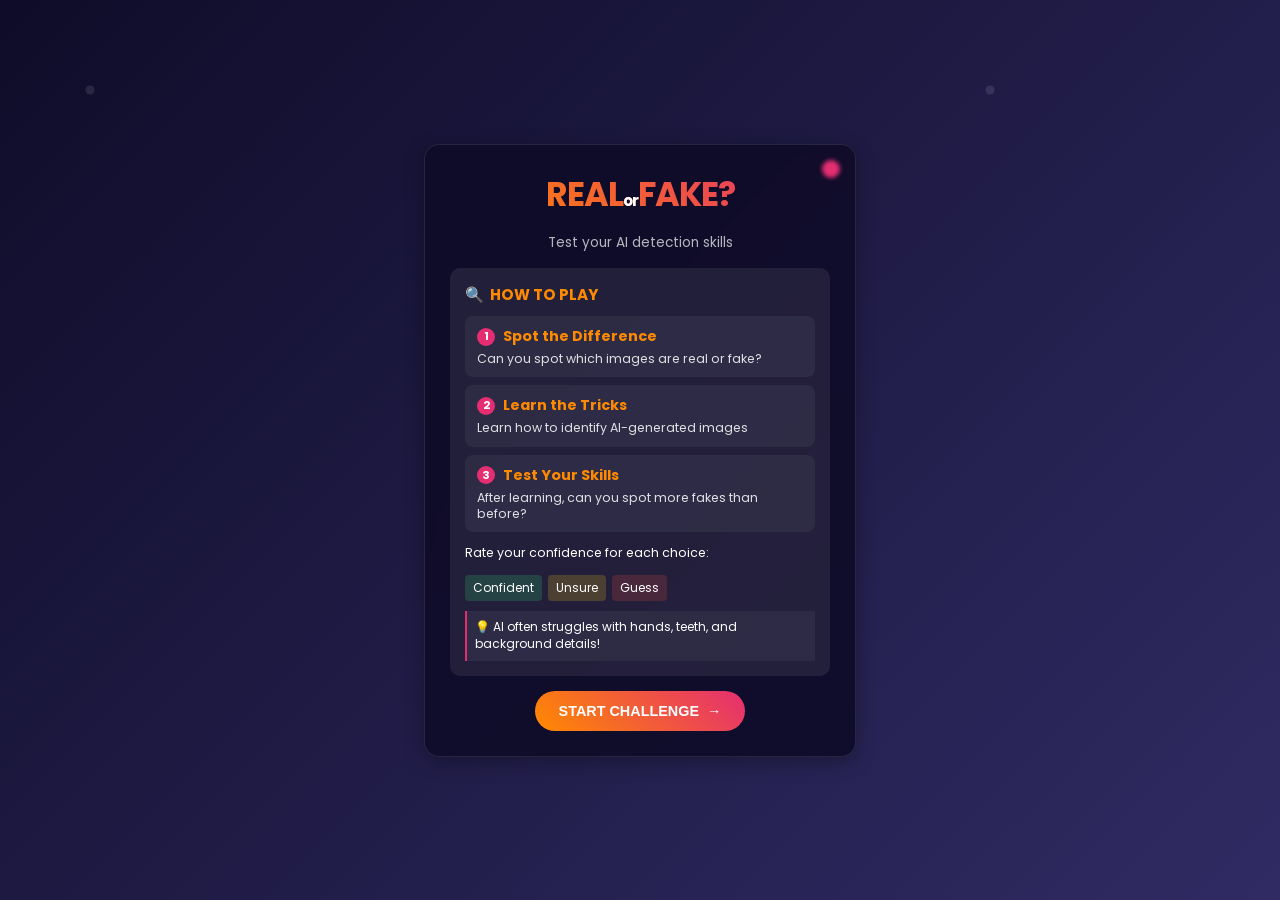
<file: index.html>
<!DOCTYPE html>
<html lang="en">
<head>
  <meta charset="UTF-8">
  <meta name="viewport" content="width=device-width, initial-scale=1.0">
  <title>Real or Fake? AI Challenge</title>
  <link href="https://fonts.googleapis.com/css2?family=Poppins:wght@400;600;700&display=swap" rel="stylesheet">
  <link rel="stylesheet" href="https://cdnjs.cloudflare.com/ajax/libs/animate.css/4.1.1/animate.min.css">
  <link rel="stylesheet" href="style.css">
</head>
<body>
  <div class="particles"></div>
  <div class="container animate__animated animate__fadeIn">
    <div class="title-box">
      <h1 class="animate__animated animate__bounceIn">REAL<span>or</span>FAKE?</h1>
      <div class="pulse-circle"></div>
    </div>
    
    <p class="subtitle">Test your AI detection skills</p>
    
    <div class="instructions">
      <h2><span class="icon">🔍</span> HOW TO PLAY</h2>
      <div class="game-phases">
        <div class="phase">
          <h3><span class="phase-number">1</span> Spot the Difference</h3>
          <p>Can you spot which images are real or fake?</p>
        </div>
        
        <div class="phase">
          <h3><span class="phase-number">2</span> Learn the Tricks</h3>
          <p>Learn how to identify AI-generated images</p>
        </div>
        
        <div class="phase">
          <h3><span class="phase-number">3</span> Test Your Skills</h3>
          <p>After learning, can you spot more fakes than before?</p>
        </div>
      </div>
      
      <div class="confidence-instruction">
        <p>Rate your confidence for each choice:</p>
        <div class="confidence-levels">
          <span class="confidence confident">Confident</span>
          <span class="confidence unsure">Unsure</span>
          <span class="confidence not-confident">Guess</span>
        </div>
      </div>
      
      <div class="tip-box">
        <p class="tip">💡 AI often struggles with hands, teeth, and background details!</p>
      </div>
    </div>
    
    <button id="start-btn" class="glow-on-hover">
      <span class="btn-text">START CHALLENGE</span>
      <span class="btn-arrow">→</span>
    </button>
  </div>

  <script src="script.js"></script>
</body>
</html>
</file>
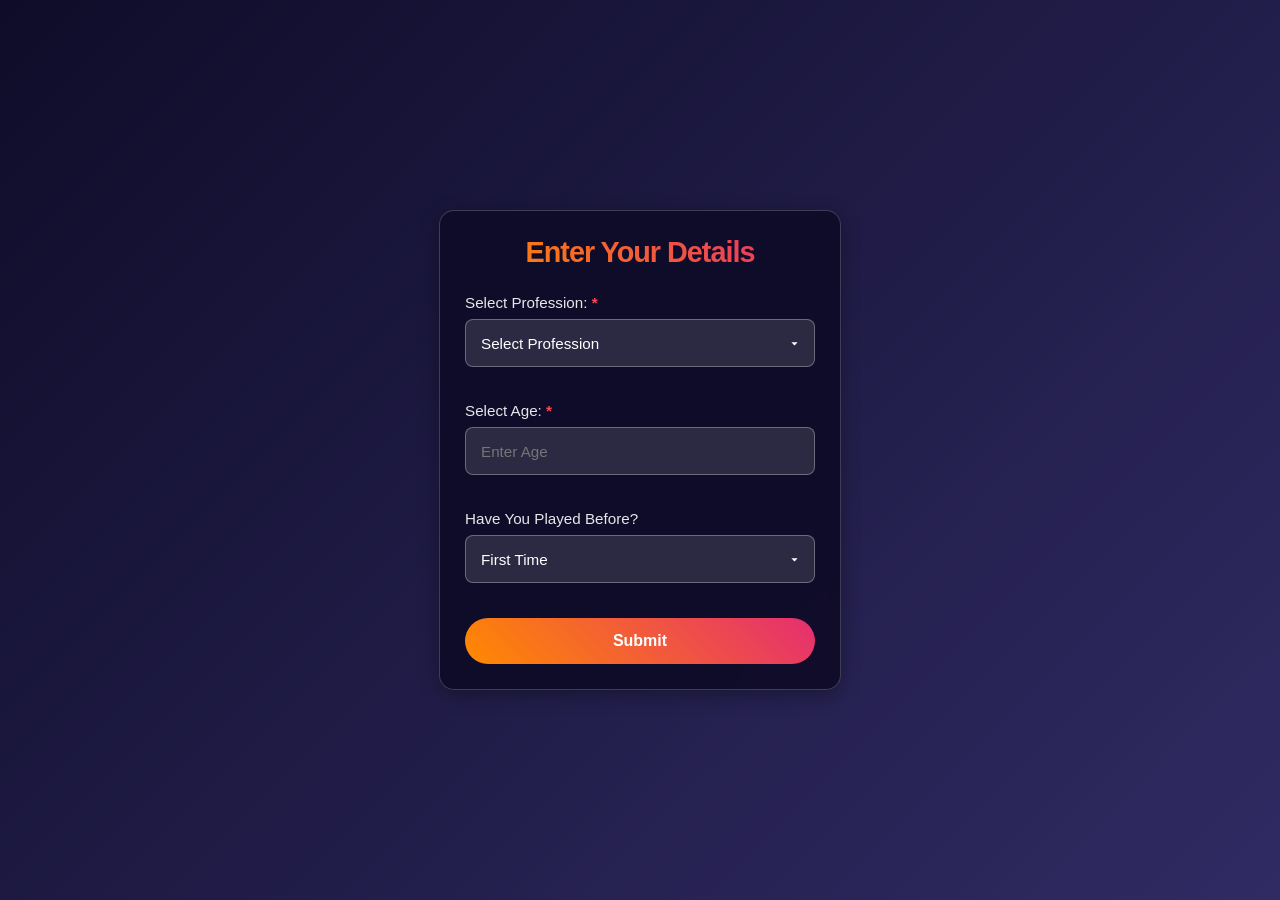
<file: form.html>
<!DOCTYPE html>
<html lang="en">
<head>
    <meta charset="UTF-8">
    <meta name="viewport" content="width=device-width, initial-scale=1.0">
    <title>Player Registration</title>
    <link rel="stylesheet" href="form-style.css">
</head>
<body>
    <div class="form-container">
        <h2>Enter Your Details</h2>

        <label for="profession">Select Profession: <span class="required">*</span></label>
        <select id="profession" required>
            <option value="">Select Profession</option>
            <option value="student">Student</option>
            <option value="engineer">Engineer</option>
            <option value="doctor">Doctor</option>
            <option value="teacher">Teacher</option>
            <option value="developer">Developer</option>
            <option value="designer">Designer</option>
            <option value="accountant">Accountant</option>
            <option value="nurse">Nurse</option>
            <option value="lawyer">Lawyer</option>
            <option value="artist">Artist</option>
            <option value="Other">Other</option>
        </select>

        <label for="age">Select Age: <span class="required">*</span></label>
        <input type="number" id="age" min="10" max="100" placeholder="Enter Age" required>

        <label for="status">Have You Played Before?</label>
        <select id="status">
            <option value="first-time">First Time</option>
            <option value="played-before">Already Played</option>
        </select>

        <button type="submit" id="submit-btn">Submit</button>
    </div>

    <script src="form-validation.js"></script>
</body>
</html>
</file>
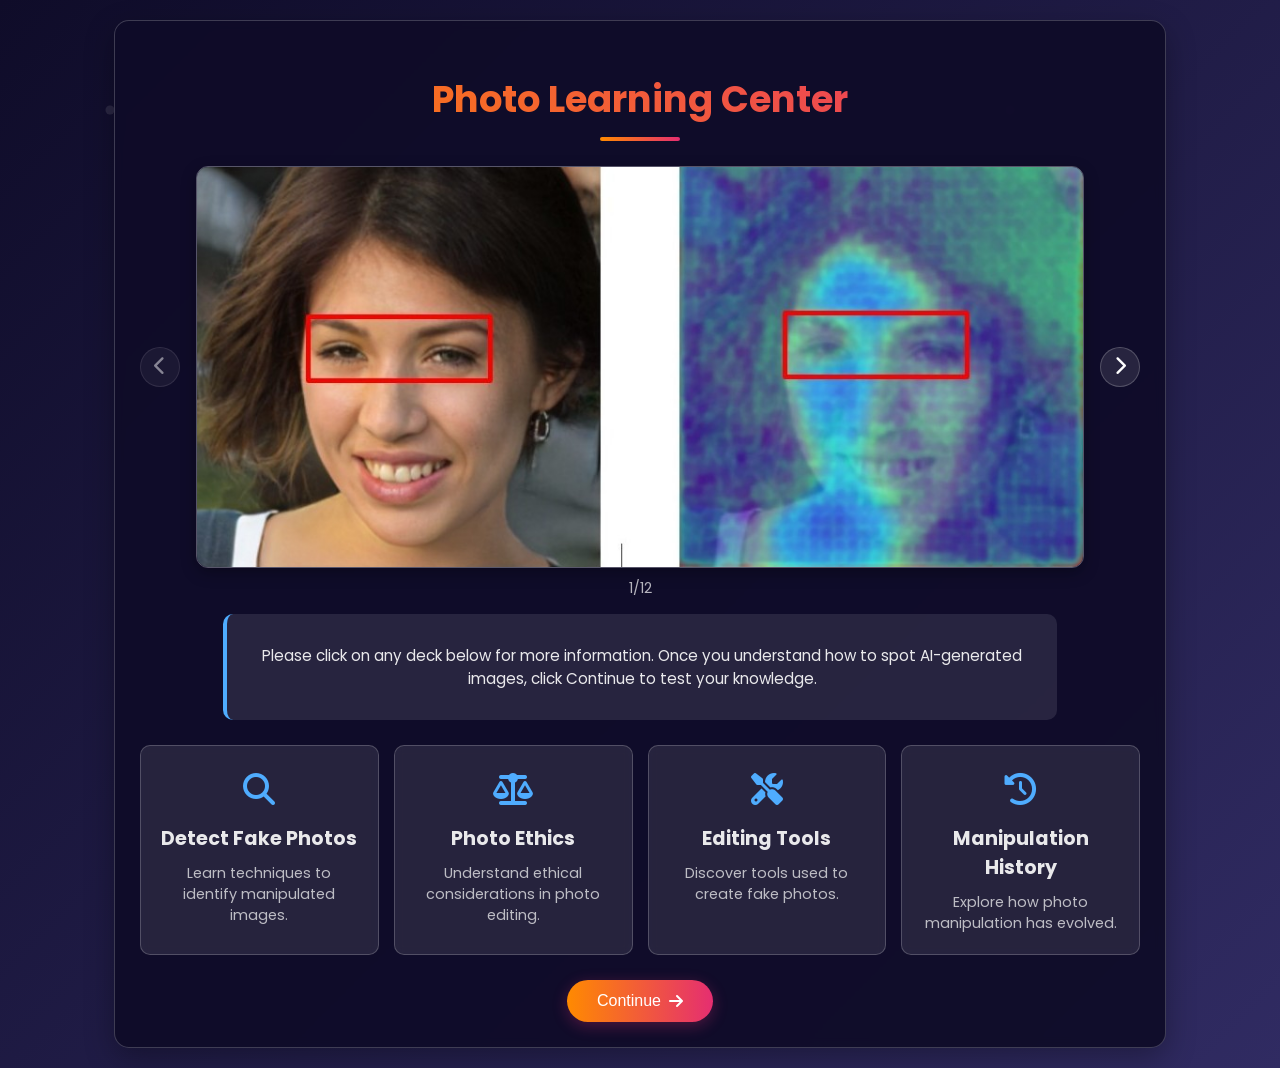
<file: photo-learning.html>
<!DOCTYPE html>
<html lang="en">
<head>
  <meta charset="UTF-8">
  <meta name="viewport" content="width=device-width, initial-scale=1.0">
  <title>Learn About Photos</title>
  <link rel="stylesheet" href="photo-learning.css">
  <link href="https://fonts.googleapis.com/css2?family=Poppins:wght@300;400;500;600;700&display=swap" rel="stylesheet">
  <link rel="stylesheet" href="https://cdnjs.cloudflare.com/ajax/libs/font-awesome/6.4.0/css/all.min.css">
</head>
<body>
  <div class="background-animation"></div>
  <div class="container">
    <h1>Photo Learning Center</h1>
    
    <div class="image-viewer">
      <div class="image-container">
        <button class="nav-btn" id="prev-btn"><i class="fas fa-chevron-left"></i></button>
        <div class="image-wrapper">
          <img id="featured-image" src="LearningFakeImage/1.jpg" alt="Learning Image">
        </div>
        <button class="nav-btn" id="next-btn"><i class="fas fa-chevron-right"></i></button>
      </div>
      <div class="image-counter" id="image-counter">1/12</div>
    </div>

    <div class="info-line">
      <p>Please click on any deck below for more information. Once you understand how to spot AI-generated images, click Continue to test your knowledge.</p>
    </div>
    
    <div class="learning-options">
      <div class="option-card" data-topic="detection">
        <div class="card-icon"><i class="fas fa-search"></i></div>
        <h3>Detect Fake Photos</h3>
        <p>Learn techniques to identify manipulated images.</p>
      </div>
      
      <div class="option-card" data-topic="ethics">
        <div class="card-icon"><i class="fas fa-balance-scale"></i></div>
        <h3>Photo Ethics</h3>
        <p>Understand ethical considerations in photo editing.</p>
      </div>
      
      <div class="option-card" data-topic="tools">
        <div class="card-icon"><i class="fas fa-tools"></i></div>
        <h3>Editing Tools</h3>
        <p>Discover tools used to create fake photos.</p>
      </div>
      
      <div class="option-card" data-topic="history">
        <div class="card-icon"><i class="fas fa-history"></i></div>
        <h3>Manipulation History</h3>
        <p>Explore how photo manipulation has evolved.</p>
      </div>
    </div>
    
    <div id="detection-info" class="info-section">
      <h2><i class="fas fa-search"></i> How to Detect Fake Photos</h2>
      <p>Here are some techniques to help identify manipulated images:</p>
      <ul>
        <li><strong>Check the edges:</strong> Look for blurry or irregular edges around objects.</li>
        <li><strong>Examine shadows:</strong> Inconsistent shadow directions can reveal manipulation.</li>
        <li><strong>Look for pixelation:</strong> Areas that have been edited might show unusual pixel patterns.</li>
        <li><strong>Check metadata:</strong> Image metadata can sometimes reveal editing software used.</li>
        <li><strong>Reverse image search:</strong> Search for the image online to find original versions.</li>
      </ul>
    </div>
    
    <div id="ethics-info" class="info-section">
      <h2><i class="fas fa-balance-scale"></i> Photo Ethics</h2>
      <p>Photo manipulation raises important ethical questions:</p>
      <ul>
        <li><strong>Journalism:</strong> News photos should never be manipulated in ways that change their meaning.</li>
        <li><strong>Advertising:</strong> Many countries have regulations about digital alterations.</li>
        <li><strong>Social media:</strong> Filters and edits can create unrealistic beauty standards.</li>
        <li><strong>Historical photos:</strong> Altering historical images can distort our understanding of the past.</li>
      </ul>
    </div>
    
    <div id="tools-info" class="info-section">
      <h2><i class="fas fa-tools"></i> Common Editing Tools</h2>
      <p>These are some of the most frequently used tools for photo manipulation:</p>
      <ul>
        <li><strong>Adobe Photoshop:</strong> The industry standard for professional image editing.</li>
        <li><strong>GIMP:</strong> A free and open-source alternative to Photoshop.</li>
        <li><strong>FaceApp:</strong> Specializes in facial transformations and aging effects.</li>
        <li><strong>Deepfake software:</strong> Uses AI to create realistic face swaps in videos.</li>
        <li><strong>Lightroom:</strong> Primarily for color correction but can be used for manipulation.</li>
      </ul>
    </div>
    
    <div id="history-info" class="info-section">
      <h2><i class="fas fa-history"></i> History of Photo Manipulation</h2>
      <p>Photo manipulation is nearly as old as photography itself:</p>
      <ul>
        <li><strong>1800s:</strong> Early photographers created "spirit photos" by combining negatives.</li>
        <li><strong>1920s-30s:</strong> Stalin's regime altered photos to remove purged officials.</li>
        <li><strong>1980s:</strong> Digital editing began with programs like Photoshop.</li>
        <li><strong>2000s:</strong> Social media made photo filters widely accessible.</li>
        <li><strong>2010s-present:</strong> AI-powered tools made manipulation more sophisticated.</li>
      </ul>
    </div>
    
    <button class="back-btn" id="back-btn">Continue <i class="fas fa-arrow-right"></i></button>
  </div>

  <script src="photo-learning.js"></script>
</body>
</html>
</file>
<file: style.css>
/* Base Styles */
body {
  font-family: 'Poppins', sans-serif;
  text-align: center;
  background: linear-gradient(135deg, #0f0c29, #302b63);
  height: 100vh;
  margin: 0;
  display: flex;
  justify-content: center;
  align-items: center;
  overflow: hidden;
  color: #fff;
}

.particles {
  position: absolute;
  width: 100%;
  height: 100%;
  background: url('data:image/svg+xml;utf8,<svg xmlns="http://www.w3.org/2000/svg" viewBox="0 0 100 100"><circle cx="10" cy="10" r="0.5" fill="rgba(255,255,255,0.1)"/></svg>');
  z-index: -1;
}

/* Container */
.container {
  background: rgba(15, 12, 41, 0.9);
  backdrop-filter: blur(5px);
  padding: 25px;
  border-radius: 15px;
  width: 90%;
  max-width: 380px;
  box-shadow: 0 5px 20px rgba(0, 0, 0, 0.3);
  border: 1px solid rgba(255, 255, 255, 0.1);
}

/* Title */
.title-box {
  position: relative;
  margin-bottom: 10px;
}

h1 {
  font-size: 2.1rem;
  margin: 0;
  background: linear-gradient(45deg, #ff8a00, #e52e71);
  -webkit-background-clip: text;
  background-clip: text;
  color: transparent;
  letter-spacing: -1px;
}

h1 span {
  font-size: 0.95rem;
  color: #fff;
}

.pulse-circle {
  position: absolute;
  top: -10px;
  right: -10px;
  width: 18px;
  height: 18px;
  background: #e52e71;
  border-radius: 50%;
  filter: blur(2px);
  animation: pulse 2s infinite;
}

.subtitle {
  font-size: 0.85rem;
  color: rgba(255, 255, 255, 0.7);
  margin-bottom: 15px;
}

/* Game Phases */
.game-phases {
  margin-bottom: 12px;
}

.phase {
  background: rgba(255, 255, 255, 0.05);
  padding: 10px 12px;
  border-radius: 8px;
  margin-bottom: 8px;
}

.phase h3 {
  font-size: 0.9rem;
  color: #ff8a00;
  margin: 0 0 4px 0;
  display: flex;
  align-items: center;
}

.phase-number {
  display: inline-flex;
  align-items: center;
  justify-content: center;
  width: 18px;
  height: 18px;
  background: #e52e71;
  border-radius: 50%;
  color: white;
  font-size: 0.7rem;
  margin-right: 8px;
}

.phase p {
  font-size: 0.78rem;
  line-height: 1.3;
  margin: 0;
  color: rgba(255, 255, 255, 0.85);
}

/* Instructions */
.instructions {
  background: rgba(255, 255, 255, 0.08);
  padding: 15px;
  border-radius: 10px;
  margin-bottom: 15px;
  text-align: left;
}

.instructions h2 {
  font-size: 0.95rem;
  margin: 0 0 10px 0;
  color: #ff8a00;
  display: flex;
  align-items: center;
  gap: 6px;
}

.confidence-instruction {
  margin: 12px 0 8px 0;
  font-size: 0.78rem;
}

.confidence-levels {
  display: flex;
  gap: 6px;
  margin-top: 6px;
  flex-wrap: wrap;
}

.confidence {
  padding: 4px 8px;
  border-radius: 4px;
  font-size: 0.75rem;
}

.confident { background: rgba(46, 204, 113, 0.2); }
.unsure { background: rgba(241, 196, 15, 0.2); }
.not-confident { background: rgba(231, 76, 60, 0.2); }

.tip-box {
  background: rgba(255, 255, 255, 0.05);
  border-left: 2px solid #e52e71;
  padding: 8px;
  margin-top: 10px;
}

.tip {
  margin: 0;
  font-size: 0.75rem;
  line-height: 1.4;
}

/* Button */
button {
  background: linear-gradient(45deg, #ff8a00, #e52e71);
  color: white;
  border: none;
  padding: 12px 24px;
  border-radius: 50px;
  font-size: 0.9rem;
  font-weight: 600;
  cursor: pointer;
  display: flex;
  align-items: center;
  gap: 8px;
  margin: 0 auto;
  transition: transform 0.2s;
}

button:hover {
  transform: translateY(-2px);
}

.btn-arrow {
  transition: transform 0.2s;
}

button:hover .btn-arrow {
  transform: translateX(3px);
}

/* Animations */
@keyframes pulse {
  0% { transform: scale(0.8); opacity: 0.7; }
  70% { transform: scale(1.2); opacity: 0.2; }
  100% { transform: scale(0.8); opacity: 0.7; }
}

/* Mobile Optimization */
@media (max-width: 400px) {
  .container {
    padding: 20px;
    width: 90%;
    max-width: 340px;
  }
  
  h1 {
    font-size: 1.9rem;
  }
  
  .phase {
    padding: 8px 10px;
  }
}
</file>
<file: form-style.css>
/* Base Styles */
body {
  font-family: 'Poppins', sans-serif;
  text-align: center;
  background: linear-gradient(135deg, #0f0c29, #302b63);
  height: 100vh;
  margin: 0;
  display: flex;
  justify-content: center;
  align-items: center;
  overflow: hidden;
  color: #fff;
}

.particles {
  position: absolute;
  width: 100%;
  height: 100%;
  background: url('data:image/svg+xml;utf8,<svg xmlns="http://www.w3.org/2000/svg" viewBox="0 0 100 100"><circle cx="10" cy="10" r="0.5" fill="rgba(255,255,255,0.1)"/></svg>');
  z-index: -1;
}

/* Form Container */
.form-container {
  background: rgba(15, 12, 41, 0.95);
  backdrop-filter: blur(5px);
  padding: 25px;
  border-radius: 15px;
  width: 85%;
  max-width: 350px;
  box-shadow: 0 5px 20px rgba(0, 0, 0, 0.3);
  border: 1px solid rgba(255, 255, 255, 0.2);
}

/* Title */
.form-container h2 {
  font-size: 1.8rem;
  margin: 0 0 25px 0;
  background: linear-gradient(45deg, #ff8a00, #e52e71);
  -webkit-background-clip: text;
  background-clip: text;
  color: transparent;
  letter-spacing: -1px;
}

/* Form Labels */
label {
  display: block;
  text-align: left;
  margin: 20px 0 8px 0;
  font-size: 0.95rem;
  color: rgba(255, 255, 255, 0.9);
  font-weight: 500;
}

/* Uniform Input Styling */
input, select {
  width: 100%;
  padding: 12px 15px;
  margin-bottom: 15px;
  border-radius: 8px;
  border: 1px solid rgba(255, 255, 255, 0.3);
  background: rgba(255, 255, 255, 0.12);
  color: white;
  font-family: 'Poppins', sans-serif;
  font-size: 0.95rem;
  transition: all 0.3s ease;
  -webkit-appearance: none;
  appearance: none;
  box-sizing: border-box;
  height: 48px;
  line-height: 24px;
}

/* Number Input Fixes */
input[type="number"] {
  -moz-appearance: textfield;
}

input[type="number"]::-webkit-outer-spin-button,
input[type="number"]::-webkit-inner-spin-button {
  -webkit-appearance: none;
  margin: 0;
}

/* Select Dropdown Styling */
select {
  background-image: url("data:image/svg+xml;charset=UTF-8,%3csvg xmlns='http://www.w3.org/2000/svg' viewBox='0 0 24 24' fill='white'%3e%3cpath d='M7 10l5 5 5-5z'/%3e%3c/svg%3e");
  background-repeat: no-repeat;
  background-position: right 12px center;
  background-size: 15px;
  padding-right: 35px;
}

select option {
  background: rgba(15, 12, 41, 0.95);
  color: white;
}

/* Focus States */
input:focus, select:focus {
  outline: none;
  border-color: #ff8a00;
  box-shadow: 0 0 0 2px rgba(255, 138, 0, 0.3);
  background: rgba(255, 255, 255, 0.15);
}

/* Required Field Marker */
.required {
  color: #ff4757;
  font-weight: bold;
}

/* Submit Button */
button {
  background: linear-gradient(45deg, #ff8a00, #e52e71);
  color: white;
  border: none;
  padding: 14px 20px;
  border-radius: 50px;
  font-size: 1rem;
  font-weight: 600;
  cursor: pointer;
  width: 100%;
  margin-top: 20px;
  transition: all 0.3s ease;
}

button:hover {
  transform: translateY(-2px);
  box-shadow: 0 5px 15px rgba(229, 46, 113, 0.4);
}

/* Mobile Optimization */
@media (max-width: 400px) {
  .form-container {
      padding: 20px;
      width: 90%;
  }
  
  .form-container h2 {
      font-size: 1.5rem;
      margin-bottom: 20px;
  }
  
  label {
      font-size: 0.9rem;
  }
  
  input, select {
      padding: 10px 12px;
      height: 44px;
  }
}
</file>
<file: photo-learning.css>
/* photo-learning.css - Updated to Match Quiz Game Styling */
body {
  font-family: 'Poppins', sans-serif;
  margin: 0;
  padding: 20px;
  min-height: 100vh;
  position: relative;
  overflow-x: hidden;
  background: linear-gradient(135deg, #0f0c29, #302b62);
  color: #fff;
}

/* Particles Background */
.background-animation {
  position: fixed;
  width: 100%;
  height: 100%;
  background: url('data:image/svg+xml;utf8,<svg xmlns="http://www.w3.org/2000/svg" viewBox="0 0 100 100"><circle cx="10" cy="10" r="0.5" fill="rgba(255,255,255,0.1)"/></svg>');
  z-index: -1;
}

.container {
  max-width: 1000px;
  margin: 0 auto;
  background: rgba(15, 12, 41, 0.95);
  padding: 25px;
  border-radius: 15px;
  box-shadow: 0 10px 30px rgba(0,0,0,0.3);
  backdrop-filter: blur(5px);
  border: 1px solid rgba(255, 255, 255, 0.2);
  animation: fadeIn 0.5s ease-out;
}

h1 {
  text-align: center;
  color: rgba(255, 255, 255, 0.9);
  font-size: 2.3em;
  margin-bottom: 25px;
  position: relative;
  background: linear-gradient(45deg, #ff8a00, #e52e71);
  -webkit-background-clip: text;
  background-clip: text;
  color: transparent;
}

h1::after {
  content: '';
  display: block;
  width: 80px;
  height: 4px;
  background: linear-gradient(to right, #ff8a00, #e52e71);
  margin: 10px auto;
  border-radius: 2px;
}

.image-viewer {
  margin-bottom: 15px;
  width: 100%;
}

.image-container {
  display: flex;
  justify-content: center;
  align-items: center;
  gap: 10px;
  margin-bottom: 10px;
  width: 100%;
  position: relative;
}

.image-wrapper {
  flex: 1;
  display: flex;
  justify-content: center;
  max-width: calc(100% - 100px);
}

.image-container img {
  max-width: 100%;
  max-height: 400px;
  height: auto;
  border-radius: 12px;
  box-shadow: 0 5px 15px rgba(0,0,0,0.3);
  transition: transform 0.3s, box-shadow 0.3s;
  border: 1px solid rgba(255, 255, 255, 0.3);
  object-fit: contain;
}

.image-container img:hover {
  transform: scale(1.02);
  box-shadow: 0 8px 20px rgba(0,0,0,0.4);
}

.nav-btn {
  background: rgba(255, 255, 255, 0.1);
  border: none;
  color: white;
  width: 40px;
  height: 40px;
  border-radius: 50%;
  cursor: pointer;
  font-size: 1.2em;
  display: flex;
  align-items: center;
  justify-content: center;
  transition: all 0.3s;
  border: 1px solid rgba(255, 255, 255, 0.2);
  flex-shrink: 0;
}

.nav-btn:hover {
  background: rgba(255, 255, 255, 0.2);
  transform: scale(1.1);
}

.nav-btn:disabled {
  opacity: 0.5;
  cursor: not-allowed;
  transform: none;
}

.image-counter {
  text-align: center;
  font-size: 0.9em;
  color: rgba(255, 255, 255, 0.7);
  margin-bottom: 15px;
}

.info-line {
  text-align: center;
  margin: 0 auto 25px;
  padding: 15px;
  background: rgba(255, 255, 255, 0.1);
  border-radius: 10px;
  border-left: 4px solid #4facfe;
  font-size: 0.95em;
  color: rgba(255, 255, 255, 0.9);
  max-width: 800px;
}

.learning-options {
  display: grid;
  grid-template-columns: repeat(auto-fit, minmax(220px, 1fr));
  gap: 15px;
  margin-bottom: 25px;
}

.option-card {
  background: rgba(255, 255, 255, 0.1);
  padding: 20px;
  border-radius: 10px;
  cursor: pointer;
  transition: all 0.3s ease;
  border: 1px solid rgba(255, 255, 255, 0.2);
  text-align: center;
  color: rgba(255, 255, 255, 0.9);
  position: relative;
  overflow: hidden;
  backdrop-filter: blur(5px);
}

.option-card::before {
  content: '';
  position: absolute;
  top: 0;
  left: 0;
  width: 100%;
  height: 5px;
  background: linear-gradient(to right, #ff8a00, #e52e71);
  transform: scaleX(0);
  transform-origin: left;
  transition: transform 0.3s ease;
}

.option-card:hover {
  transform: translateY(-5px);
  box-shadow: 0 10px 20px rgba(0,0,0,0.3);
  border-color: rgba(255, 255, 255, 0.3);
  background: rgba(255, 255, 255, 0.15);
}

.option-card:hover::before {
  transform: scaleX(1);
}

.option-card.selected {
  background: rgba(255, 215, 0, 0.15);
  border-color: #ffd700;
  transform: translateY(-5px);
  box-shadow: 0 10px 20px rgba(255, 215, 0, 0.2);
}

.option-card.selected::before {
  transform: scaleX(1);
  background: #ffd700;
}

.card-icon {
  font-size: 2em;
  color: #4facfe;
  margin-bottom: 10px;
  transition: color 0.3s;
}

.option-card.selected .card-icon {
  color: #ffa500;
}

.option-card h3 {
  margin: 10px 0;
  font-size: 1.2em;
  transition: color 0.3s;
  color: rgba(255, 255, 255, 0.9);
}

.option-card.selected h3 {
  color: #ffd700;
}

.option-card p {
  font-size: 0.9em;
  margin: 0;
  color: rgba(255, 255, 255, 0.7);
  transition: color 0.3s;
}

.option-card.selected p {
  color: #ffd700;
}

.info-section {
  display: none;
  margin-top: 20px;
  padding: 20px;
  background: rgba(255, 255, 255, 0.1);
  border-radius: 10px;
  border-left: 4px solid #ff8a00;
  animation: fadeIn 0.5s ease-out;
  color: rgba(255, 255, 255, 0.9);
}

.info-section h2 {
  color: rgba(255, 255, 255, 0.9);
  margin-top: 0;
  font-size: 1.5em;
  display: flex;
  align-items: center;
  gap: 10px;
}

.info-section h2 i {
  color: #ff8a00;
}

.info-section ul {
  padding-left: 20px;
}

.info-section li {
  margin-bottom: 8px;
  line-height: 1.5;
  color: rgba(255, 255, 255, 0.8);
}

.back-btn {
  display: block;
  margin: 25px auto 0;
  padding: 12px 30px;
  background: linear-gradient(to right, #ff8a00, #e52e71);
  color: white;
  border: none;
  border-radius: 30px;
  cursor: pointer;
  font-size: 16px;
  font-weight: 500;
  transition: all 0.3s;
  box-shadow: 0 4px 15px rgba(229, 46, 113, 0.3);
  display: flex;
  align-items: center;
  gap: 8px;
}

.back-btn:hover {
  transform: translateY(-2px);
  box-shadow: 0 8px 20px rgba(229, 46, 113, 0.4);
}

.back-btn:active {
  transform: translateY(0);
}

@keyframes fadeIn {
  from { opacity: 0; transform: translateY(10px); }
  to { opacity: 1; transform: translateY(0); }
}

/* Responsive Design */
@media (max-width: 768px) {
  .container {
    padding: 15px;
  }
  
  h1 {
    font-size: 1.8em;
  }
  
  .learning-options {
    grid-template-columns: 1fr;
  }
  
  .image-container img {
    max-height: 300px;
  }

  .info-line {
    margin: 0 auto 20px;
    padding: 12px;
  }
}

@media (max-width: 480px) {
  body {
    padding: 10px;
  }
  
  .container {
    padding: 12px;
  }
  
  h1 {
    font-size: 1.5em;
  }
  
  .back-btn {
    padding: 10px 20px;
    font-size: 14px;
  }
  
  .nav-btn {
    width: 30px;
    height: 30px;
    font-size: 1em;
    position: static;
  }

  .image-wrapper {
    max-width: calc(100% - 70px);
  }

  .info-line {
    font-size: 0.85em;
    padding: 10px;
  }

  .image-container {
    gap: 5px;
  }
}

@media (max-width: 350px) {
  .nav-btn {
    width: 25px;
    height: 25px;
    font-size: 0.8em;
  }

  .image-wrapper {
    max-width: calc(100% - 60px);
  }
}
</file>
